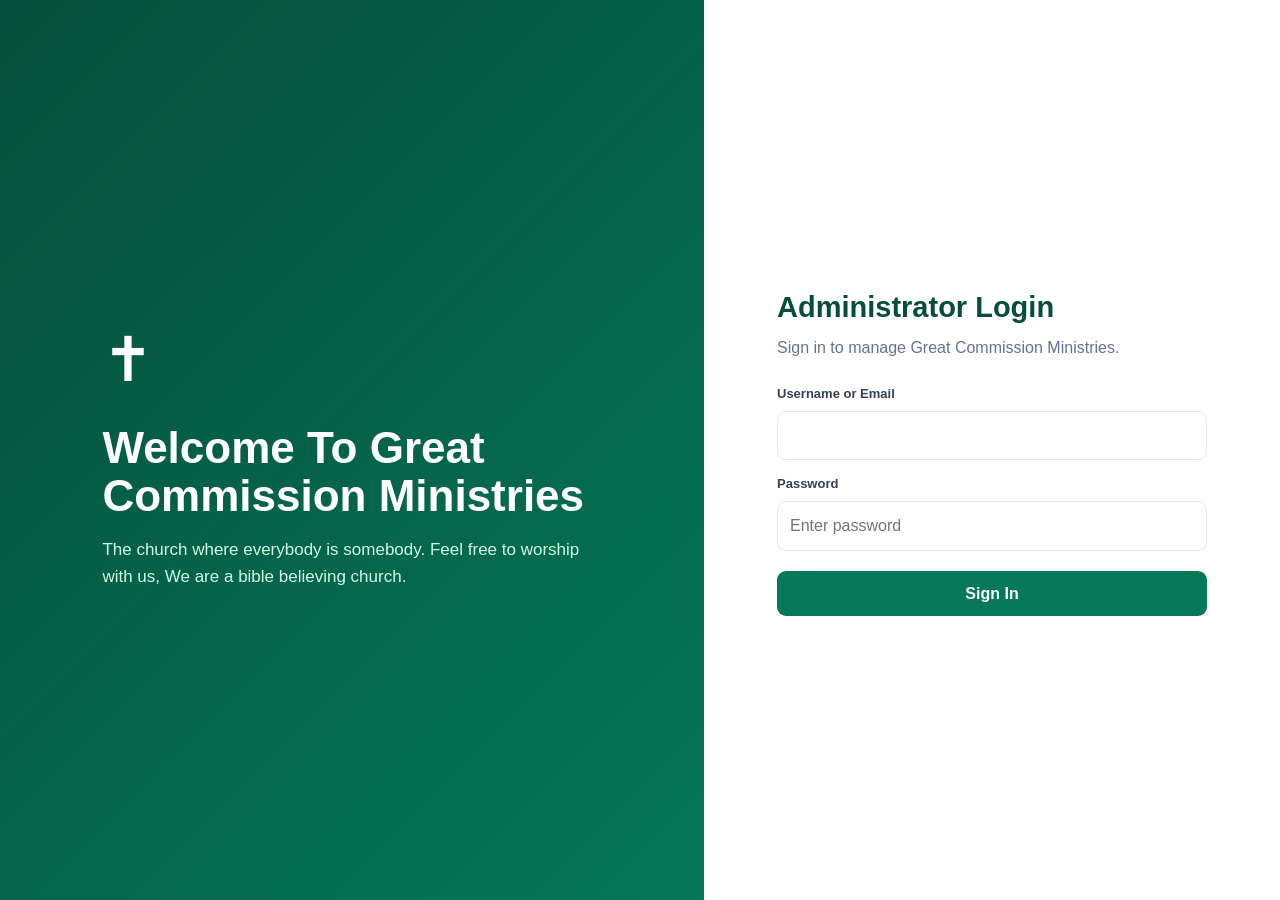
<file: index.html>
<!DOCTYPE html>
<html lang="en">
<head>
    <meta charset="UTF-8">
    <meta
        name="viewport"
        content="width=device-width, initial-scale=1.0"
    >
    <title>Great Commission Ministries</title>
    <link rel="stylesheet" href="css/style.css">
</head>

<body>
    <script>
        window.location.href = "login.html";
    </script>
</body>
</html>
</file>
<file: css/style.css>
:root {
    --green-900: #064e3b;
    --green-800: #065f46;
    --green-700: #047857;
    --green-600: #059669;
    --green-500: #10b981;
    --green-100: #d1fae5;
    --green-50: #ecfdf5;
    --white: #ffffff;
    --gray-50: #f8fafc;
    --gray-100: #f1f5f9;
    --gray-200: #e2e8f0;
    --gray-500: #64748b;
    --gray-700: #334155;
    --gray-900: #0f172a;
    --red: #dc2626;
    --shadow: 0 10px 30px rgba(15, 23, 42, 0.08);
    --radius: 14px;
}

* {
    box-sizing: border-box;
    margin: 0;
    padding: 0;
}

body {
    font-family: Arial, Helvetica, sans-serif;
    background: var(--gray-50);
    color: var(--gray-900);
    line-height: 1.6;
}

a {
    color: inherit;
    text-decoration: none;
}

button,
input,
select,
textarea {
    font: inherit;
}

button {
    cursor: pointer;
}

.app {
    display: flex;
    min-height: 100vh;
}

.sidebar {
    position: fixed;
    inset: 0 auto 0 0;
    width: 260px;
    overflow-y: auto;
    background: var(--green-900);
    color: var(--white);
    z-index: 100;
}

.brand {
    display: flex;
    align-items: center;
    gap: 12px;
    padding: 22px 18px;
    border-bottom: 1px solid rgba(255,255,255,.12);
}

.brand-logo {
    width: 45px;
    height: 45px;
    display: grid;
    place-items: center;
    border-radius: 12px;
    background: var(--white);
    color: var(--green-800);
    font-size: 20px;
    font-weight: 800;
}

.brand h1 {
    font-size: 15px;
    line-height: 1.25;
}

.brand span {
    display: block;
    margin-top: 3px;
    color: #a7f3d0;
    font-size: 11px;
}

.nav {
    padding: 15px 12px 25px;
}

.nav-title {
    margin: 17px 8px 7px;
    color: #86efac;
    font-size: 10px;
    font-weight: 700;
    letter-spacing: 1px;
    text-transform: uppercase;
}

.nav-link {
    display: flex;
    align-items: center;
    gap: 10px;
    margin: 3px 0;
    padding: 11px 12px;
    border-radius: 9px;
    color: #d1fae5;
    font-size: 14px;
    transition: .2s;
}

.nav-link:hover,
.nav-link.active {
    background: var(--green-600);
    color: var(--white);
}

.main {
    width: calc(100% - 260px);
    margin-left: 260px;
}

.topbar {
    position: sticky;
    top: 0;
    z-index: 50;
    height: 70px;
    display: flex;
    align-items: center;
    justify-content: space-between;
    padding: 0 28px;
    background: var(--white);
    border-bottom: 1px solid var(--gray-200);
}

.menu-button {
    display: none;
    border: 0;
    background: transparent;
    font-size: 25px;
}

.admin {
    display: flex;
    align-items: center;
    gap: 10px;
    color: var(--gray-700);
    font-size: 13px;
}

.avatar {
    width: 38px;
    height: 38px;
    display: grid;
    place-items: center;
    border-radius: 50%;
    background: var(--green-700);
    color: var(--white);
    font-weight: 700;
}

.content {
    max-width: 1500px;
    margin: auto;
    padding: 28px;
}

.page-header {
    display: flex;
    align-items: flex-start;
    justify-content: space-between;
    gap: 18px;
    margin-bottom: 22px;
}

.page-header h2 {
    color: var(--green-900);
    font-size: 28px;
}

.page-header p {
    color: var(--gray-500);
    font-size: 14px;
}

.actions {
    display: flex;
    flex-wrap: wrap;
    gap: 9px;
}

.btn {
    display: inline-flex;
    align-items: center;
    justify-content: center;
    gap: 7px;
    border: 0;
    border-radius: 9px;
    padding: 10px 15px;
    font-weight: 700;
    transition: .2s;
}

.btn:hover {
    transform: translateY(-1px);
}

.btn-primary {
    background: var(--green-700);
    color: var(--white);
}

.btn-primary:hover {
    background: var(--green-800);
}

.btn-secondary {
    background: var(--green-100);
    color: var(--green-900);
}

.btn-light {
    background: var(--gray-100);
    color: var(--gray-700);
}

.btn-danger {
    background: #fee2e2;
    color: var(--red);
}

.cards {
    display: grid;
    grid-template-columns: repeat(4, 1fr);
    gap: 17px;
}

.card {
    background: var(--white);
    border: 1px solid var(--gray-200);
    border-radius: var(--radius);
    box-shadow: var(--shadow);
    padding: 20px;
}

.stat-card {
    position: relative;
    overflow: hidden;
}

.stat-card::before {
    content: "";
    position: absolute;
    inset: 0 auto 0 0;
    width: 5px;
    background: var(--green-600);
}

.stat-label {
    color: var(--gray-500);
    font-size: 13px;
}

.stat-value {
    margin-top: 5px;
    color: var(--green-900);
    font-size: 27px;
    font-weight: 800;
}

.grid-2 {
    display: grid;
    grid-template-columns: repeat(2, 1fr);
    gap: 18px;
    margin-top: 18px;
}

.grid-3 {
    display: grid;
    grid-template-columns: repeat(3, 1fr);
    gap: 18px;
}

.section-title {
    margin-bottom: 15px;
    color: var(--green-900);
    font-size: 17px;
}

.table-wrap {
    overflow-x: auto;
}

.table {
    width: 100%;
    border-collapse: collapse;
}

.table th,
.table td {
    padding: 12px;
    border-bottom: 1px solid var(--gray-200);
    text-align: left;
    white-space: nowrap;
}

.table th {
    background: var(--gray-50);
    color: var(--gray-500);
    font-size: 11px;
    text-transform: uppercase;
}

.table td {
    font-size: 13px;
}

.badge {
    display: inline-block;
    padding: 4px 9px;
    border-radius: 999px;
    font-size: 11px;
    font-weight: 700;
}

.badge-green {
    background: var(--green-100);
    color: var(--green-900);
}

.badge-gray {
    background: var(--gray-100);
    color: var(--gray-700);
}

.form-grid {
    display: grid;
    grid-template-columns: repeat(2, 1fr);
    gap: 15px;
}

.field {
    display: flex;
    flex-direction: column;
    gap: 6px;
}

.field.full {
    grid-column: 1 / -1;
}

.field label {
    color: var(--gray-700);
    font-size: 13px;
    font-weight: 700;
}

.field input,
.field select,
.field textarea {
    width: 100%;
    padding: 11px 12px;
    border: 1px solid var(--gray-200);
    border-radius: 9px;
    outline: none;
    background: var(--white);
    color: var(--gray-900);
}

.field input:focus,
.field select:focus,
.field textarea:focus {
    border-color: var(--green-500);
    box-shadow: 0 0 0 3px rgba(16,185,129,.12);
}

.toolbar {
    display: flex;
    align-items: center;
    justify-content: space-between;
    gap: 12px;
    margin-bottom: 15px;
}

.search {
    width: min(350px, 100%);
    padding: 10px 12px;
    border: 1px solid var(--gray-200);
    border-radius: 9px;
}

.alert {
    margin-bottom: 18px;
    padding: 13px 15px;
    border: 1px solid #a7f3d0;
    border-radius: 9px;
    background: var(--green-50);
    color: var(--green-900);
}

.modal {
    position: fixed;
    inset: 0;
    z-index: 200;
    display: none;
    align-items: center;
    justify-content: center;
    padding: 20px;
    background: rgba(2, 44, 34, .72);
}

.modal.show {
    display: flex;
}

.modal-box {
    width: min(720px, 100%);
    max-height: 90vh;
    overflow-y: auto;
    padding: 23px;
    border-radius: 16px;
    background: var(--white);
}

.modal-header {
    display: flex;
    align-items: center;
    justify-content: space-between;
    margin-bottom: 18px;
}

.close {
    width: 34px;
    height: 34px;
    border: 0;
    border-radius: 50%;
    background: var(--gray-100);
}

.toast {
    position: fixed;
    right: 20px;
    bottom: 20px;
    z-index: 500;
    display: none;
    padding: 12px 17px;
    border-radius: 9px;
    background: var(--green-900);
    color: var(--white);
    box-shadow: var(--shadow);
}

.toast.show {
    display: block;
}

.login-page {
    min-height: 100vh;
    display: grid;
    grid-template-columns: 1.1fr .9fr;
    background: var(--green-900);
}

.login-brand {
    display: flex;
    flex-direction: column;
    justify-content: center;
    padding: 8vw;
    background: linear-gradient(135deg, var(--green-900), var(--green-700));
    color: var(--white);
}

.cross {
    margin-bottom: 15px;
    color: var(--white);
    font-size: 62px;
}

.login-brand h1 {
    font-size: 44px;
    line-height: 1.1;
}

.login-brand p {
    max-width: 620px;
    margin-top: 15px;
    color: #d1fae5;
    font-size: 17px;
}

.login-card {
    display: flex;
    align-items: center;
    justify-content: center;
    padding: 35px;
    background: var(--white);
}

.login-form {
    width: min(430px, 100%);
}

.login-form h2 {
    color: var(--green-900);
    font-size: 29px;
}

.login-form > p {
    margin: 5px 0 23px;
    color: var(--gray-500);
}

.login-error {
    display: none;
    margin-bottom: 12px;
    padding: 10px;
    border-radius: 8px;
    background: #fee2e2;
    color: var(--red);
}

.login-error.show {
    display: block;
}

.chart {
    min-height: 240px;
    display: flex;
    align-items: flex-end;
    gap: 18px;
    padding: 20px 10px 0;
    border-bottom: 1px solid var(--gray-200);
}

.bar-column {
    flex: 1;
    text-align: center;
}

.bar {
    min-height: 10px;
    border-radius: 7px 7px 0 0;
    background: var(--green-600);
}

.bar-value {
    margin-bottom: 5px;
    color: var(--gray-700);
    font-size: 10px;
}

.bar-label {
    margin-top: 7px;
    color: var(--gray-500);
    font-size: 10px;
}

@media (max-width: 1100px) {
    .cards {
        grid-template-columns: repeat(2, 1fr);
    }

    .grid-3 {
        grid-template-columns: 1fr 1fr;
    }
}

@media (max-width: 850px) {
    .sidebar {
        transform: translateX(-100%);
        transition: transform .25s ease;
    }

    .sidebar.open {
        transform: translateX(0);
    }

    .main {
        width: 100%;
        margin-left: 0;
    }

    .menu-button {
        display: block;
    }

    .login-page {
        grid-template-columns: 1fr;
    }

    .login-brand {
        display: none;
    }
}

@media (max-width: 650px) {
    .content {
        padding: 17px;
    }

    .page-header {
        flex-direction: column;
    }

    .cards,
    .grid-2,
    .grid-3,
    .form-grid {
        grid-template-columns: 1fr;
    }

    .toolbar {
        flex-direction: column;
        align-items: stretch;
    }

    .search {
        width: 100%;
    }
}
</file>
